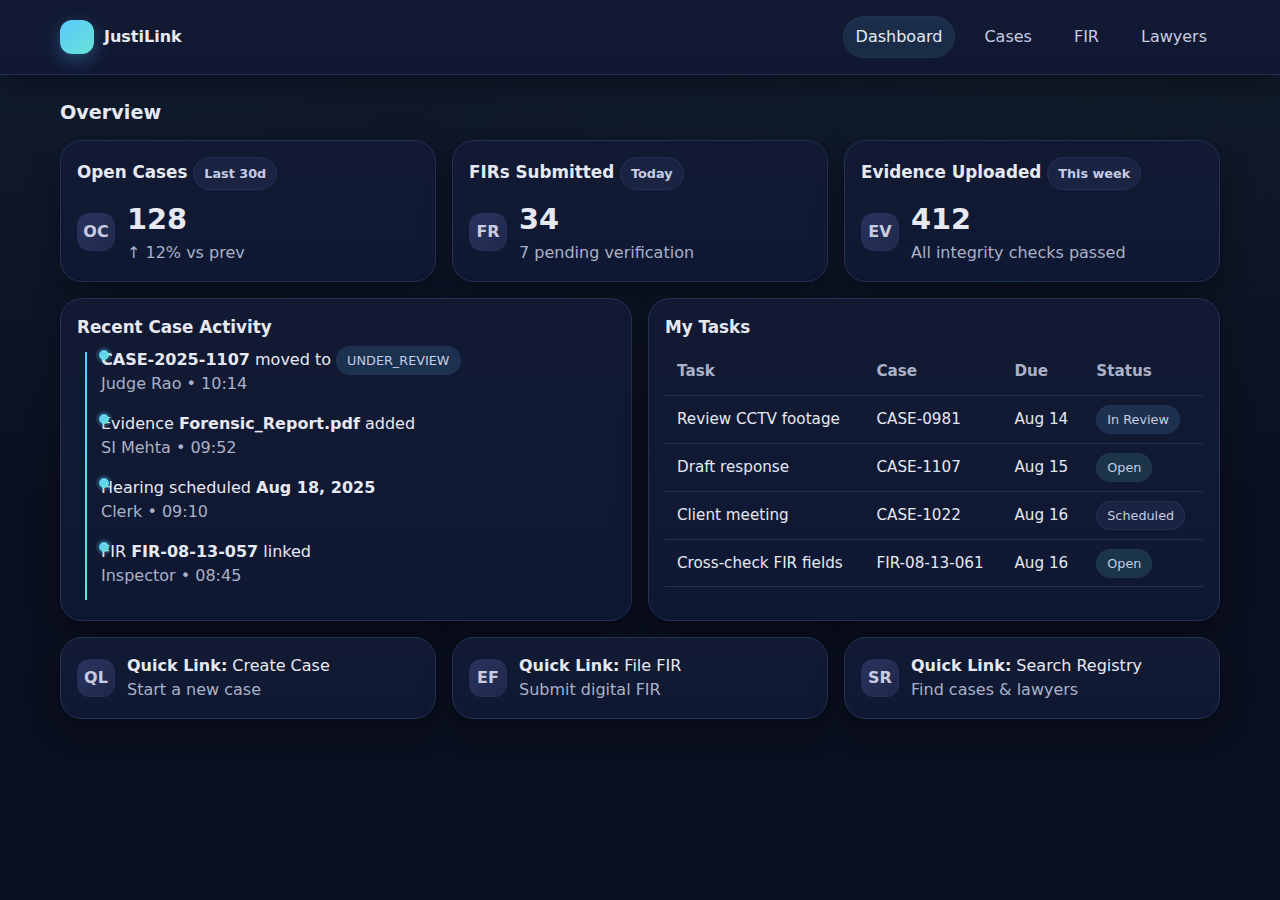
<file: index.html>
<!doctype html>
<html lang="en">
<head>
  <meta charset="utf-8">
  <title>Judiciary Platform — Dashboard</title>
  <link rel="stylesheet" href="style.css">
</head>
<body>
  <header class="header">
    <div class="wrap">
      <div class="brand"><div class="brand-badge"></div> JustiLink</div>
      <nav class="nav">
        <a class="active" href="index.html">Dashboard</a>
        <a href="cases.html">Cases</a>
        <a href="fir.html">FIR</a>
        <a href="lawyers.html">Lawyers</a>
      </nav>
    </div>
  </header>

  <main class="container">
    <h1 class="section-title mb-12">Overview</h1>
    <section class="grid cols-3">
      <div class="card">
        <h2>Open Cases <span class="badge">Last 30d</span></h2>
        <div class="stat"><div class="avatar">OC</div><div>
          <div class="kpi">128</div><div class="muted">↑ 12% vs prev</div></div>
        </div>
      </div>
      <div class="card">
        <h2>FIRs Submitted <span class="badge">Today</span></h2>
        <div class="stat"><div class="avatar">FR</div><div>
          <div class="kpi">34</div><div class="muted">7 pending verification</div></div>
        </div>
      </div>
      <div class="card">
        <h2>Evidence Uploaded <span class="badge">This week</span></h2>
        <div class="stat"><div class="avatar">EV</div><div>
          <div class="kpi">412</div><div class="muted">All integrity checks passed</div></div>
        </div>
      </div>
    </section>

    <section class="grid cols-2" style="margin-top:16px">
      <div class="card">
        <h2 class="mb-8">Recent Case Activity</h2>
        <div class="timeline">
          <div class="event"><div><strong>CASE-2025-1107</strong> moved to <span class="status s-review">UNDER_REVIEW</span></div><div class="muted">Judge Rao • 10:14</div></div>
          <div class="event"><div>Evidence <strong>Forensic_Report.pdf</strong> added</div><div class="muted">SI Mehta • 09:52</div></div>
          <div class="event"><div>Hearing scheduled <strong>Aug 18, 2025</strong></div><div class="muted">Clerk • 09:10</div></div>
          <div class="event"><div>FIR <strong>FIR-08-13-057</strong> linked</div><div class="muted">Inspector • 08:45</div></div>
        </div>
      </div>
      <div class="card">
        <h2 class="mb-8">My Tasks</h2>
        <table class="table">
          <thead><tr><th>Task</th><th>Case</th><th>Due</th><th>Status</th></tr></thead>
          <tbody>
            <tr><td>Review CCTV footage</td><td>CASE-0981</td><td>Aug 14</td><td><span class="status s-review">In Review</span></td></tr>
            <tr><td>Draft response</td><td>CASE-1107</td><td>Aug 15</td><td><span class="status s-open">Open</span></td></tr>
            <tr><td>Client meeting</td><td>CASE-1022</td><td>Aug 16</td><td><span class="status">Scheduled</span></td></tr>
            <tr><td>Cross-check FIR fields</td><td>FIR-08-13-061</td><td>Aug 16</td><td><span class="status s-open">Open</span></td></tr>
          </tbody>
        </table>
      </div>
    </section>

    <section style="margin-top:16px" class="grid cols-3">
      <div class="card inline"><div class="avatar">QL</div><div><div><strong>Quick Link:</strong> Create Case</div><div class="muted">Start a new case</div></div></div>
      <div class="card inline"><div class="avatar">EF</div><div><div><strong>Quick Link:</strong> File FIR</div><div class="muted">Submit digital FIR</div></div></div>
      <div class="card inline"><div class="avatar">SR</div><div><div><strong>Quick Link:</strong> Search Registry</div><div class="muted">Find cases & lawyers</div></div></div>
    </section>
  </main>
</body>
</html>
</file>
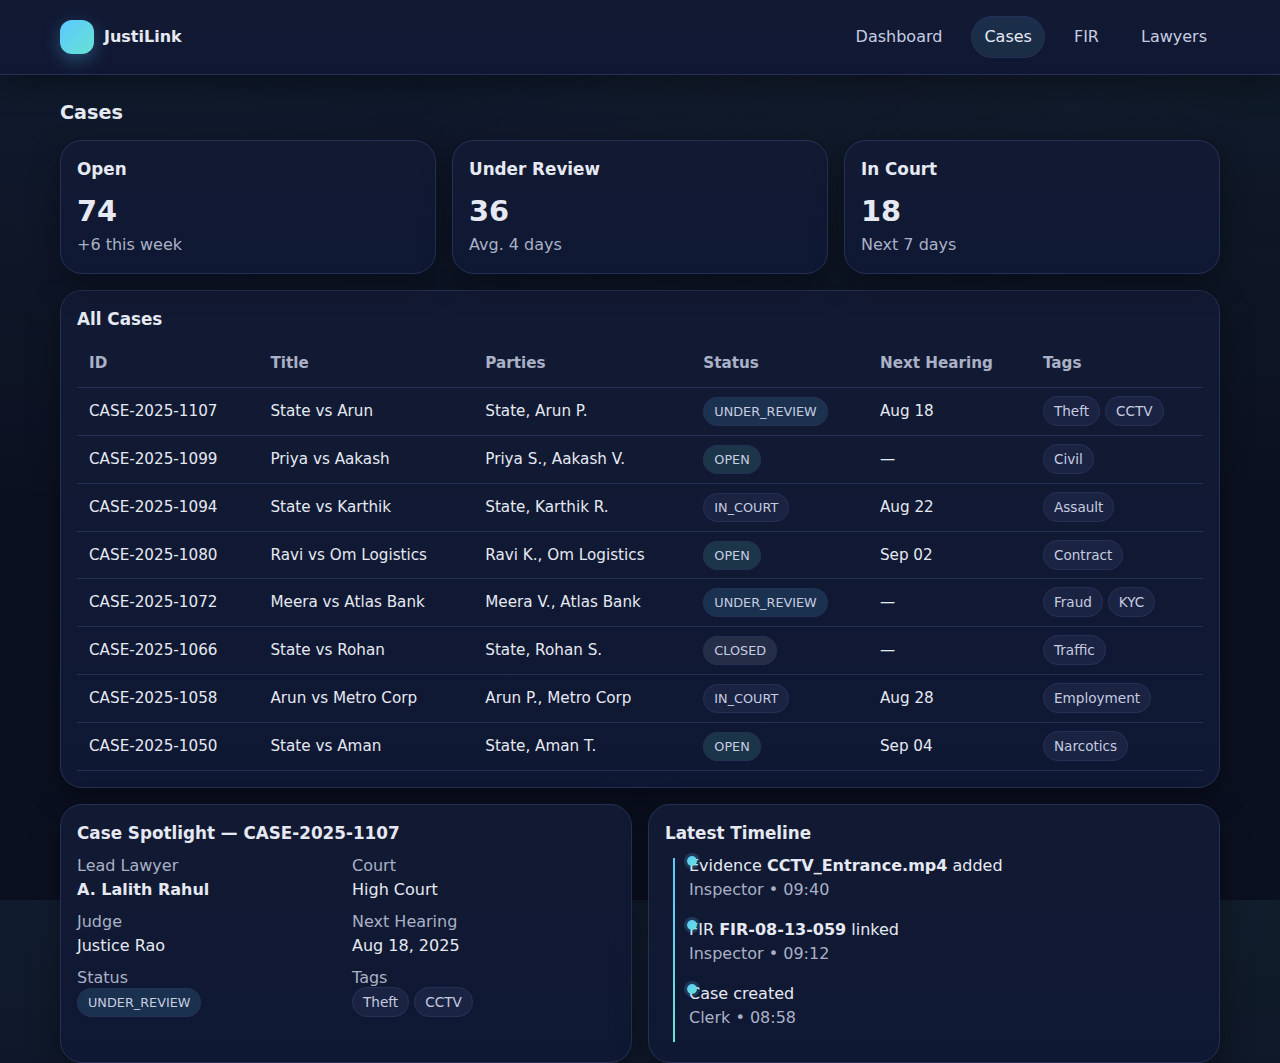
<file: cases.html>
<!doctype html>
<html lang="en">
<head>
  <meta charset="utf-8">
  <title>Judiciary Platform — Cases</title>
  <link rel="stylesheet" href="style.css">
</head>
<body>
  <header class="header">
    <div class="wrap">
      <div class="brand"><div class="brand-badge"></div> JustiLink</div>
      <nav class="nav">
        <a href="index.html">Dashboard</a>
        <a class="active" href="cases.html">Cases</a>
        <a href="fir.html">FIR</a>
        <a href="lawyers.html">Lawyers</a>
      </nav>
    </div>
  </header>

  <main class="container">
    <h1 class="section-title mb-12">Cases</h1>

    <section class="grid cols-3 mb-16">
      <div class="card"><h2>Open</h2><div class="kpi">74</div><div class="muted">+6 this week</div></div>
      <div class="card"><h2>Under Review</h2><div class="kpi">36</div><div class="muted">Avg. 4 days</div></div>
      <div class="card"><h2>In Court</h2><div class="kpi">18</div><div class="muted">Next 7 days</div></div>
    </section>

    <section class="card">
      <h2 class="mb-8">All Cases</h2>
      <table class="table">
        <thead>
          <tr><th>ID</th><th>Title</th><th>Parties</th><th>Status</th><th>Next Hearing</th><th>Tags</th></tr>
        </thead>
        <tbody>
          <tr><td>CASE-2025-1107</td><td>State vs Arun</td><td>State, Arun P.</td><td><span class="status s-review">UNDER_REVIEW</span></td><td>Aug 18</td><td><span class="tag">Theft</span> <span class="tag">CCTV</span></td></tr>
          <tr><td>CASE-2025-1099</td><td>Priya vs Aakash</td><td>Priya S., Aakash V.</td><td><span class="status s-open">OPEN</span></td><td>—</td><td><span class="tag">Civil</span></td></tr>
          <tr><td>CASE-2025-1094</td><td>State vs Karthik</td><td>State, Karthik R.</td><td><span class="status">IN_COURT</span></td><td>Aug 22</td><td><span class="tag">Assault</span></td></tr>
          <tr><td>CASE-2025-1080</td><td>Ravi vs Om Logistics</td><td>Ravi K., Om Logistics</td><td><span class="status s-open">OPEN</span></td><td>Sep 02</td><td><span class="tag">Contract</span></td></tr>
          <tr><td>CASE-2025-1072</td><td>Meera vs Atlas Bank</td><td>Meera V., Atlas Bank</td><td><span class="status s-review">UNDER_REVIEW</span></td><td>—</td><td><span class="tag">Fraud</span> <span class="tag">KYC</span></td></tr>
          <tr><td>CASE-2025-1066</td><td>State vs Rohan</td><td>State, Rohan S.</td><td><span class="status s-closed">CLOSED</span></td><td>—</td><td><span class="tag">Traffic</span></td></tr>
          <tr><td>CASE-2025-1058</td><td>Arun vs Metro Corp</td><td>Arun P., Metro Corp</td><td><span class="status">IN_COURT</span></td><td>Aug 28</td><td><span class="tag">Employment</span></td></tr>
          <tr><td>CASE-2025-1050</td><td>State vs Aman</td><td>State, Aman T.</td><td><span class="status s-open">OPEN</span></td><td>Sep 04</td><td><span class="tag">Narcotics</span></td></tr>
        </tbody>
      </table>
    </section>

    <section class="grid cols-2" style="margin-top:16px">
      <div class="card">
        <h2 class="mb-8">Case Spotlight — CASE-2025-1107</h2>
        <div class="row">
          <div class="col-6">
            <div class="mb-8"><span class="muted">Lead Lawyer</span><div><strong>A. Lalith Rahul</strong></div></div>
            <div class="mb-8"><span class="muted">Judge</span><div>Justice Rao</div></div>
            <div class="mb-8"><span class="muted">Status</span><div><span class="status s-review">UNDER_REVIEW</span></div></div>
          </div>
          <div class="col-6">
            <div class="mb-8"><span class="muted">Court</span><div>High Court</div></div>
            <div class="mb-8"><span class="muted">Next Hearing</span><div>Aug 18, 2025</div></div>
            <div class="mb-8"><span class="muted">Tags</span><div><span class="tag">Theft</span> <span class="tag">CCTV</span></div></div>
          </div>
        </div>
      </div>

      <div class="card">
        <h2 class="mb-8">Latest Timeline</h2>
        <div class="timeline">
          <div class="event"><div>Evidence <strong>CCTV_Entrance.mp4</strong> added</div><div class="muted">Inspector • 09:40</div></div>
          <div class="event"><div>FIR <strong>FIR-08-13-059</strong> linked</div><div class="muted">Inspector • 09:12</div></div>
          <div class="event"><div>Case created</div><div class="muted">Clerk • 08:58</div></div>
        </div>
      </div>
    </section>
  </main>
</body>
</html>
</file>
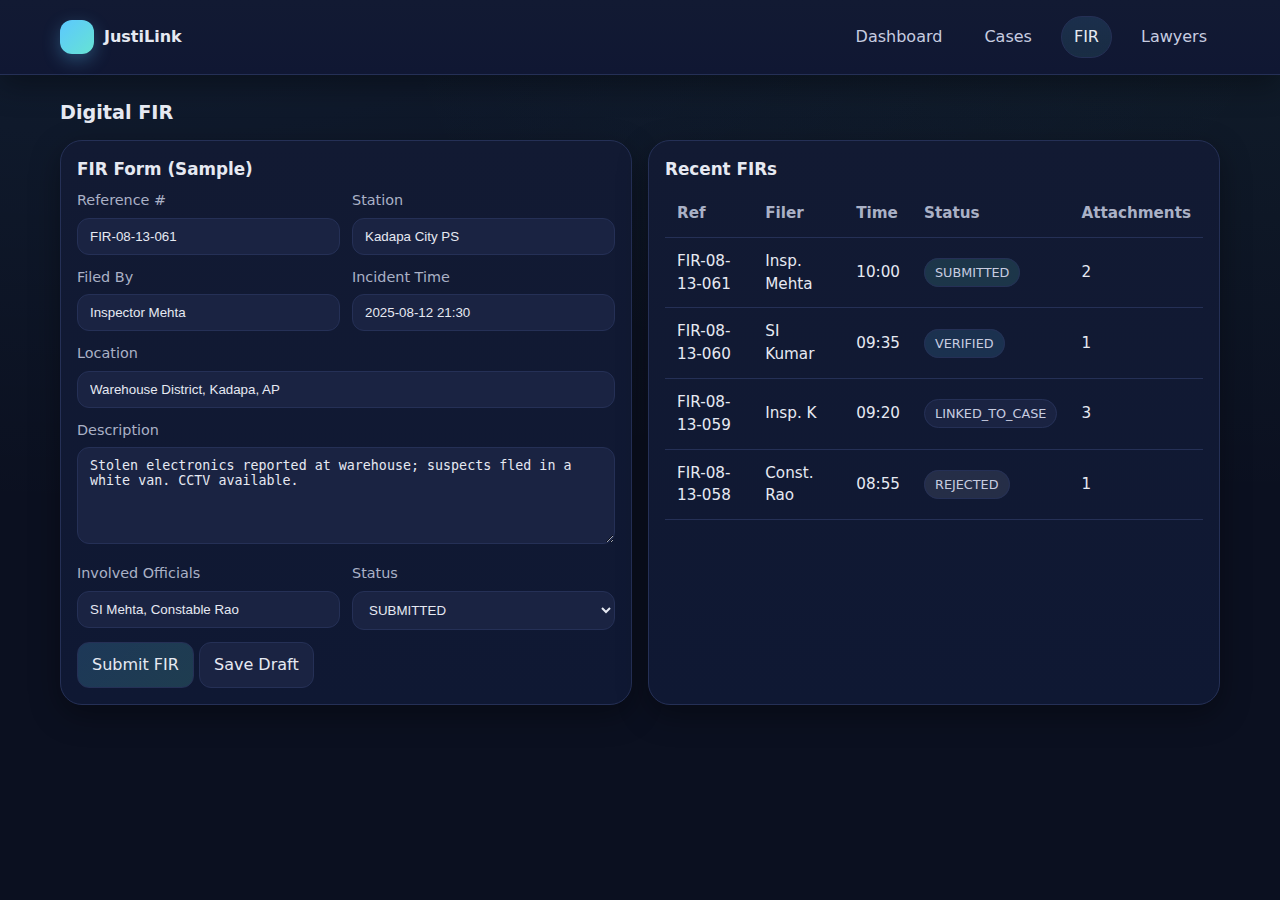
<file: fir.html>
<!doctype html>
<html lang="en">
<head>
  <meta charset="utf-8">
  <title>Judiciary Platform — Digital FIR</title>
  <link rel="stylesheet" href="style.css">
</head>
<body>
  <header class="header">
    <div class="wrap">
      <div class="brand"><div class="brand-badge"></div> JustiLink</div>
      <nav class="nav">
        <a href="index.html">Dashboard</a>
        <a href="cases.html">Cases</a>
        <a class="active" href="fir.html">FIR</a>
        <a href="lawyers.html">Lawyers</a>
      </nav>
    </div>
  </header>

  <main class="container">
    <h1 class="section-title mb-12">Digital FIR</h1>

    <section class="grid cols-2">
      <div class="card">
        <h2 class="mb-8">FIR Form (Sample)</h2>
        <div class="row">
          <div class="col-6">
            <label>Reference #</label>
            <input class="input" value="FIR-08-13-061" />
          </div>
          <div class="col-6">
            <label>Station</label>
            <input class="input" value="Kadapa City PS" />
          </div>
          <div class="col-6">
            <label>Filed By</label>
            <input class="input" value="Inspector Mehta" />
          </div>
          <div class="col-6">
            <label>Incident Time</label>
            <input class="input" value="2025-08-12 21:30" />
          </div>
          <div class="col-12">
            <label>Location</label>
            <input class="input" value="Warehouse District, Kadapa, AP" />
          </div>
          <div class="col-12">
            <label>Description</label>
            <textarea class="input" rows="5">Stolen electronics reported at warehouse; suspects fled in a white van. CCTV available.</textarea>
          </div>
          <div class="col-6">
            <label>Involved Officials</label>
            <input class="input" value="SI Mehta, Constable Rao" />
          </div>
          <div class="col-6">
            <label>Status</label>
            <select class="input">
              <option>SUBMITTED</option>
              <option>VERIFIED</option>
              <option>REJECTED</option>
              <option>LINKED_TO_CASE</option>
            </select>
          </div>
          <div class="col-12">
            <a class="btn" href="#">Submit FIR</a>
            <a class="btn ghost" href="#">Save Draft</a>
          </div>
        </div>
      </div>

      <div class="card">
        <h2 class="mb-8">Recent FIRs</h2>
        <table class="table">
          <thead><tr><th>Ref</th><th>Filer</th><th>Time</th><th>Status</th><th>Attachments</th></tr></thead>
        <tbody>
          <tr><td>FIR-08-13-061</td><td>Insp. Mehta</td><td>10:00</td><td><span class="status s-open">SUBMITTED</span></td><td>2</td></tr>
          <tr><td>FIR-08-13-060</td><td>SI Kumar</td><td>09:35</td><td><span class="status s-review">VERIFIED</span></td><td>1</td></tr>
          <tr><td>FIR-08-13-059</td><td>Insp. K</td><td>09:20</td><td><span class="status">LINKED_TO_CASE</span></td><td>3</td></tr>
          <tr><td>FIR-08-13-058</td><td>Const. Rao</td><td>08:55</td><td><span class="status s-closed">REJECTED</span></td><td>1</td></tr>
        </tbody></table>
      </div>
    </section>
  </main>
</body>
</html>
</file>
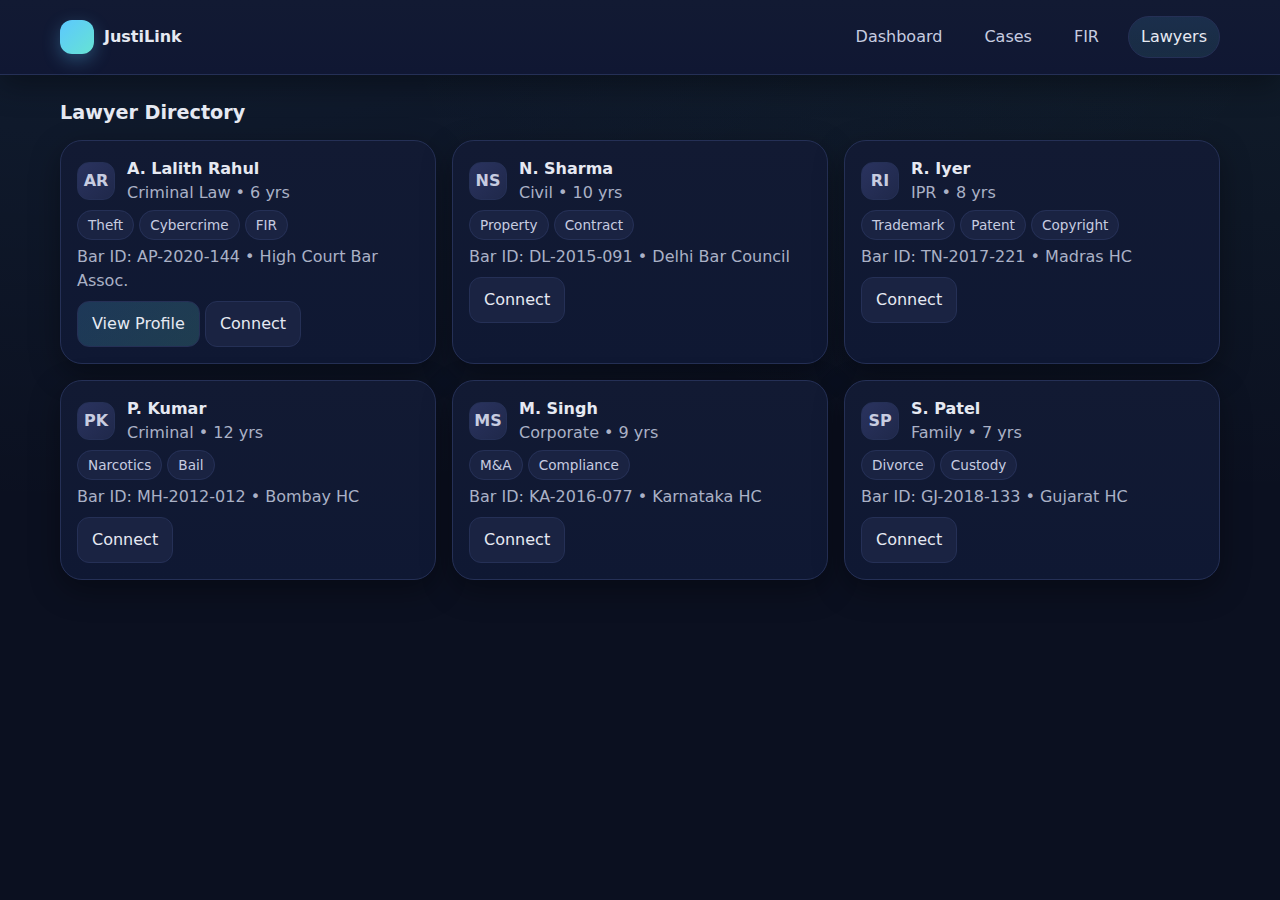
<file: lawyers.html>
<!doctype html>
<html lang="en">
<head>
  <meta charset="utf-8">
  <title>Judiciary Platform — Lawyers</title>
  <link rel="stylesheet" href="style.css">
</head>
<body>
  <header class="header">
    <div class="wrap">
      <div class="brand"><div class="brand-badge"></div> JustiLink</div>
      <nav class="nav">
        <a href="index.html">Dashboard</a>
        <a href="cases.html">Cases</a>
        <a href="fir.html">FIR</a>
        <a class="active" href="lawyers.html">Lawyers</a>
      </nav>
    </div>
  </header>

  <main class="container">
    <h1 class="section-title mb-12">Lawyer Directory</h1>

    <section class="grid cols-3">
      <div class="card">
        <div class="stat mb-8"><div class="avatar">AR</div><div><strong>A. Lalith Rahul</strong><div class="muted">Criminal Law • 6 yrs</div></div></div>
        <div class="mb-8"><span class="tag">Theft</span> <span class="tag">Cybercrime</span> <span class="tag">FIR</span></div>
        <div class="mb-8 muted">Bar ID: AP-2020-144 • High Court Bar Assoc.</div>
        <a href="#" class="btn">View Profile</a> <a href="#" class="btn ghost">Connect</a>
      </div>

      <div class="card">
        <div class="stat mb-8"><div class="avatar">NS</div><div><strong>N. Sharma</strong><div class="muted">Civil • 10 yrs</div></div></div>
        <div class="mb-8"><span class="tag">Property</span> <span class="tag">Contract</span></div>
        <div class="mb-8 muted">Bar ID: DL-2015-091 • Delhi Bar Council</div>
        <a href="#" class="btn ghost">Connect</a>
      </div>

      <div class="card">
        <div class="stat mb-8"><div class="avatar">RI</div><div><strong>R. Iyer</strong><div class="muted">IPR • 8 yrs</div></div></div>
        <div class="mb-8"><span class="tag">Trademark</span> <span class="tag">Patent</span> <span class="tag">Copyright</span></div>
        <div class="mb-8 muted">Bar ID: TN-2017-221 • Madras HC</div>
        <a href="#" class="btn ghost">Connect</a>
      </div>

      <div class="card">
        <div class="stat mb-8"><div class="avatar">PK</div><div><strong>P. Kumar</strong><div class="muted">Criminal • 12 yrs</div></div></div>
        <div class="mb-8"><span class="tag">Narcotics</span> <span class="tag">Bail</span></div>
        <div class="mb-8 muted">Bar ID: MH-2012-012 • Bombay HC</div>
        <a href="#" class="btn ghost">Connect</a>
      </div>

      <div class="card">
        <div class="stat mb-8"><div class="avatar">MS</div><div><strong>M. Singh</strong><div class="muted">Corporate • 9 yrs</div></div></div>
        <div class="mb-8"><span class="tag">M&A</span> <span class="tag">Compliance</span></div>
        <div class="mb-8 muted">Bar ID: KA-2016-077 • Karnataka HC</div>
        <a href="#" class="btn ghost">Connect</a>
      </div>

      <div class="card">
        <div class="stat mb-8"><div class="avatar">SP</div><div><strong>S. Patel</strong><div class="muted">Family • 7 yrs</div></div></div>
        <div class="mb-8"><span class="tag">Divorce</span> <span class="tag">Custody</span></div>
        <div class="mb-8 muted">Bar ID: GJ-2018-133 • Gujarat HC</div>
        <a href="#" class="btn ghost">Connect</a>
      </div>
    </section>
  </main>
</body>
</html>
</file>
<file: style.css>
/* ===== Reset & Base ===== */
*{box-sizing:border-box;margin:0;padding:0}
:root{
  --bg:#0b1020; --bg-2:#0e152b; --panel:#121a33; --muted:#1a2342;
  --border:#253056; --text:#e6e9f2; --dim:#aab1c6; --sub:#c7cce0;
  --brand:#5cc8ff; --brand-2:#66e3d3; --warn:#f6c56b; --ok:#6ee7a5; --err:#ff7b7b;
  --r-sm:10px; --r-md:16px; --r-lg:22px; --shadow:0 10px 30px rgba(0,0,0,.35);
}
html,body{height:100%}
body{
  background:radial-gradient(1200px 600px at 10% -10%,rgba(92,200,255,.08),transparent),
             radial-gradient(900px 500px at 100% 0,rgba(102,227,211,.06),transparent),
             var(--bg);
  color:var(--text);
  font-family:ui-sans-serif, system-ui, -apple-system, "Segoe UI", Roboto, "Helvetica Neue", Arial;
  line-height:1.5;
}

/* ===== Layout ===== */
.header{background:linear-gradient(180deg,var(--panel),#101733); border-bottom:1px solid var(--border); box-shadow:var(--shadow)}
.header .wrap{max-width:1200px;margin:0 auto;padding:16px 20px;display:flex;align-items:center;gap:16px}
.brand{display:flex;align-items:center;gap:10px;font-weight:700}
.brand-badge{width:34px;height:34px;border-radius:12px;background:linear-gradient(135deg,var(--brand),var(--brand-2));box-shadow:0 6px 18px rgba(92,200,255,.3)}
.nav{margin-left:auto;display:flex;gap:16px;flex-wrap:wrap}
.nav a{color:var(--sub);text-decoration:none;padding:8px 12px;border-radius:999px;border:1px solid transparent}
.nav a:hover,.nav a.active{border-color:var(--border);background:linear-gradient(180deg,rgba(92,200,255,.12),rgba(102,227,211,.10));color:var(--text)}
.container{max-width:1200px;margin:24px auto;padding:0 20px}

/* ===== Components ===== */
.card{background:linear-gradient(180deg,var(--panel),#0f1833);border:1px solid var(--border);border-radius:var(--r-lg);box-shadow:var(--shadow);padding:16px}
.card h2{font-size:1.05rem;margin-bottom:8px}
.section-title{font-size:1.2rem;margin-bottom:12px}
.grid{display:grid;gap:16px}
.cols-3{grid-template-columns:repeat(3,minmax(0,1fr))}
.cols-2{grid-template-columns:repeat(2,minmax(0,1fr))}
@media (max-width:1000px){.cols-3{grid-template-columns:1fr}.cols-2{grid-template-columns:1fr}}

.stat{display:flex;align-items:center;gap:12px}
.kpi{font-size:1.8rem;font-weight:800}
.badge{font-size:.8rem;color:var(--sub);padding:6px 10px;border-radius:999px;border:1px solid var(--border);background:var(--muted);display:inline-flex;gap:8px;align-items:center}
.tag{padding:6px 10px;border-radius:999px;border:1px solid var(--border);background:var(--muted);font-size:.85rem;color:var(--sub)}
.row{display:grid;grid-template-columns:repeat(12,1fr);gap:12px}
.col-6{grid-column:span 6}.col-4{grid-column:span 4}.col-3{grid-column:span 3}.col-12{grid-column:span 12}
@media (max-width:700px){.row{grid-template-columns:1fr}.col-3,.col-4,.col-6,.col-12{grid-column:auto}}

.table{width:100%;border-collapse:collapse}
.table th,.table td{padding:12px;border-bottom:1px solid var(--border);text-align:left;font-size:.95rem}
.table th{color:var(--dim);font-weight:600}
.table tr:hover td{background:rgba(255,255,255,.02)}

.status{padding:6px 10px;border:1px solid var(--border);border-radius:999px;font-size:.8rem;background:var(--muted);color:var(--sub)}
.s-open{background:rgba(102,227,211,.14)} .s-review{background:rgba(92,200,255,.14)} .s-court{background:rgba(246,197,107,.14)} .s-closed{background:rgba(170,177,198,.14)}

.input, select, textarea{
  width:100%;background:var(--muted);border:1px solid var(--border);border-radius:12px;padding:10px 12px;color:var(--text)
}
label{font-size:.9rem;color:var(--dim);margin-bottom:6px;display:block}
.btn{display:inline-block;padding:10px 14px;border-radius:12px;border:1px solid var(--border);text-decoration:none;color:var(--text);
  background:linear-gradient(135deg,rgba(92,200,255,.18),rgba(102,227,211,.18))}
.btn.ghost{background:var(--muted)}
.btn.danger{background:linear-gradient(135deg,rgba(255,123,123,.2),rgba(244,63,94,.18))}
.btn:hover{filter:brightness(1.06)}

.timeline{position:relative;padding-left:24px}
.timeline::before{content:"";position:absolute;left:8px;top:4px;bottom:4px;width:2px;background:linear-gradient(var(--brand),var(--brand-2))}
.event{position:relative;padding-bottom:16px}
.event::before{content:"";position:absolute;left:-2px;top:2px;width:10px;height:10px;border-radius:999px;background:linear-gradient(135deg,var(--brand),var(--brand-2));box-shadow:0 0 0 3px rgba(92,200,255,.18)}

.avatar{width:38px;height:38px;border-radius:12px;background:linear-gradient(135deg,#2a335f,#1f284a);border:1px solid var(--border);display:grid;place-items:center;color:var(--sub);font-weight:700}
.card.inline{display:flex;align-items:center;gap:12px}

/* tiny utility */
.muted{color:var(--dim)} .mb-8{margin-bottom:8px} .mb-12{margin-bottom:12px} .mb-16{margin-bottom:16px}
</file>
